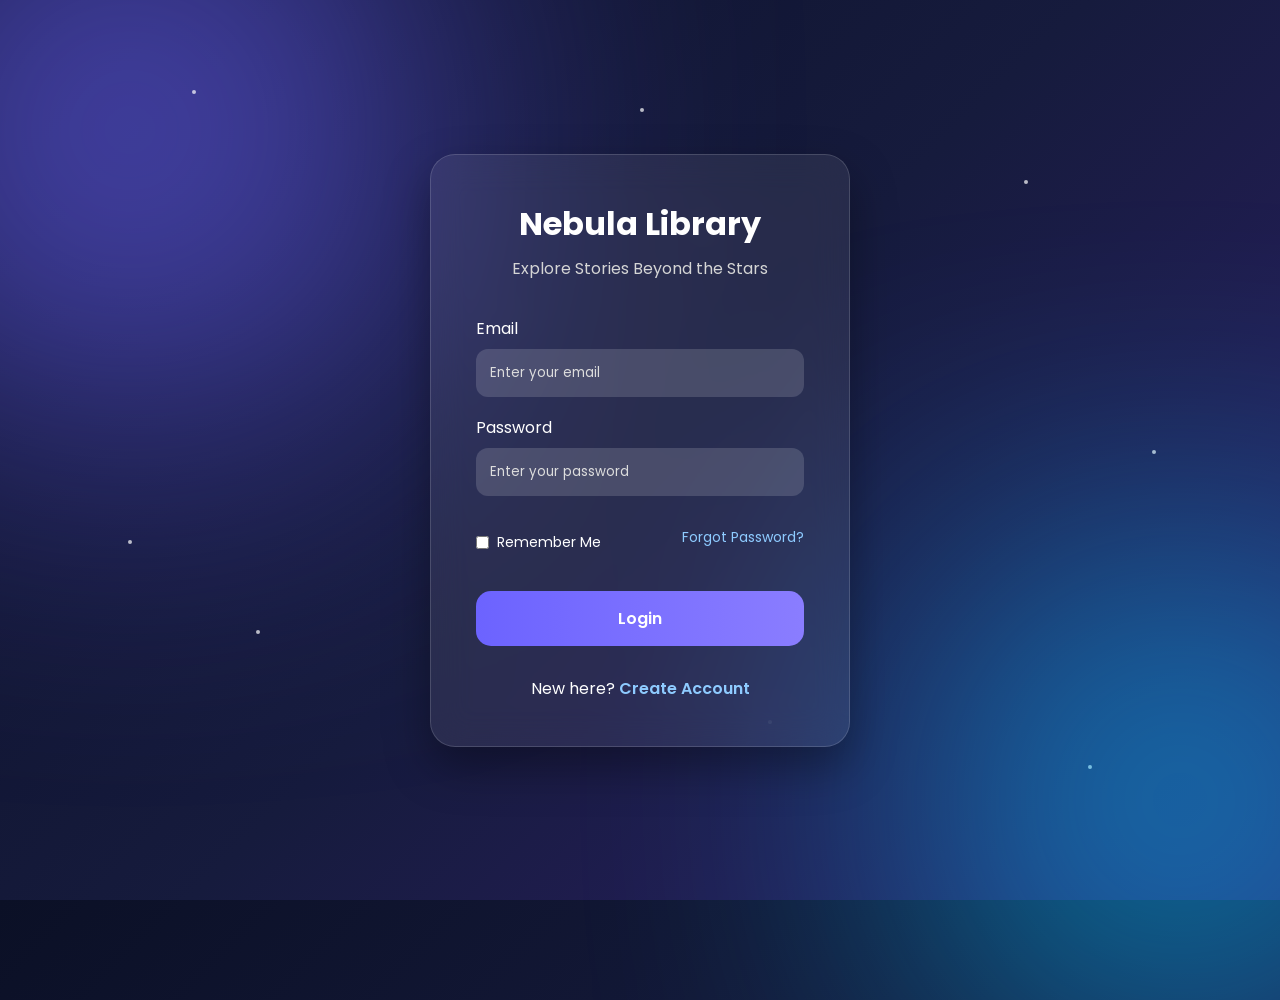
<file: index.html>
<!DOCTYPE html>
<html lang="en">
<head>

    <meta charset="UTF-8">
    <meta name="viewport" content="width=device-width, initial-scale=1.0">

    <title>Nebula Library</title>

    <link rel="preconnect" href="https://fonts.googleapis.com">
    <link rel="preconnect" href="https://fonts.gstatic.com" crossorigin>

    <link href="https://fonts.googleapis.com/css2?family=Poppins:wght@300;400;500;600;700&display=swap" rel="stylesheet">

    <link rel="stylesheet" href="css/style.css">

</head>

<body>

<div class="stars">
    <span></span>
    <span></span>
    <span></span>
    <span></span>
    <span></span>
    <span></span>
    <span></span>
    <span></span>
    <span></span>
    <span></span>
</div>

<div class="background">

    <div class="login-card">

        <h1>Nebula Library</h1>

        <p class="subtitle">
            Explore Stories Beyond the Stars
        </p>

        <form>

            <label>Email</label>

            <input
            id="loginEmail"
            type="email"
            placeholder="Enter your email">

            <label>Password</label>

            <input
            id="loginPassword"
            type="password"
            placeholder="Enter your password">

            <div class="options">

                <label class="remember">

                    <input type="checkbox">

                    Remember Me

                </label>

                <a href="#">Forgot Password?</a>

            </div>

            <button
            type="button"
            onclick="loginUser()">

            Login

            </button>

        </form>

        <p class="bottom-text">

            New here?

            <a href="register.html">

                Create Account

            </a>

        </p>

    </div>

</div>

<script src="js/script.js"></script>

</body>
</html>
</file>
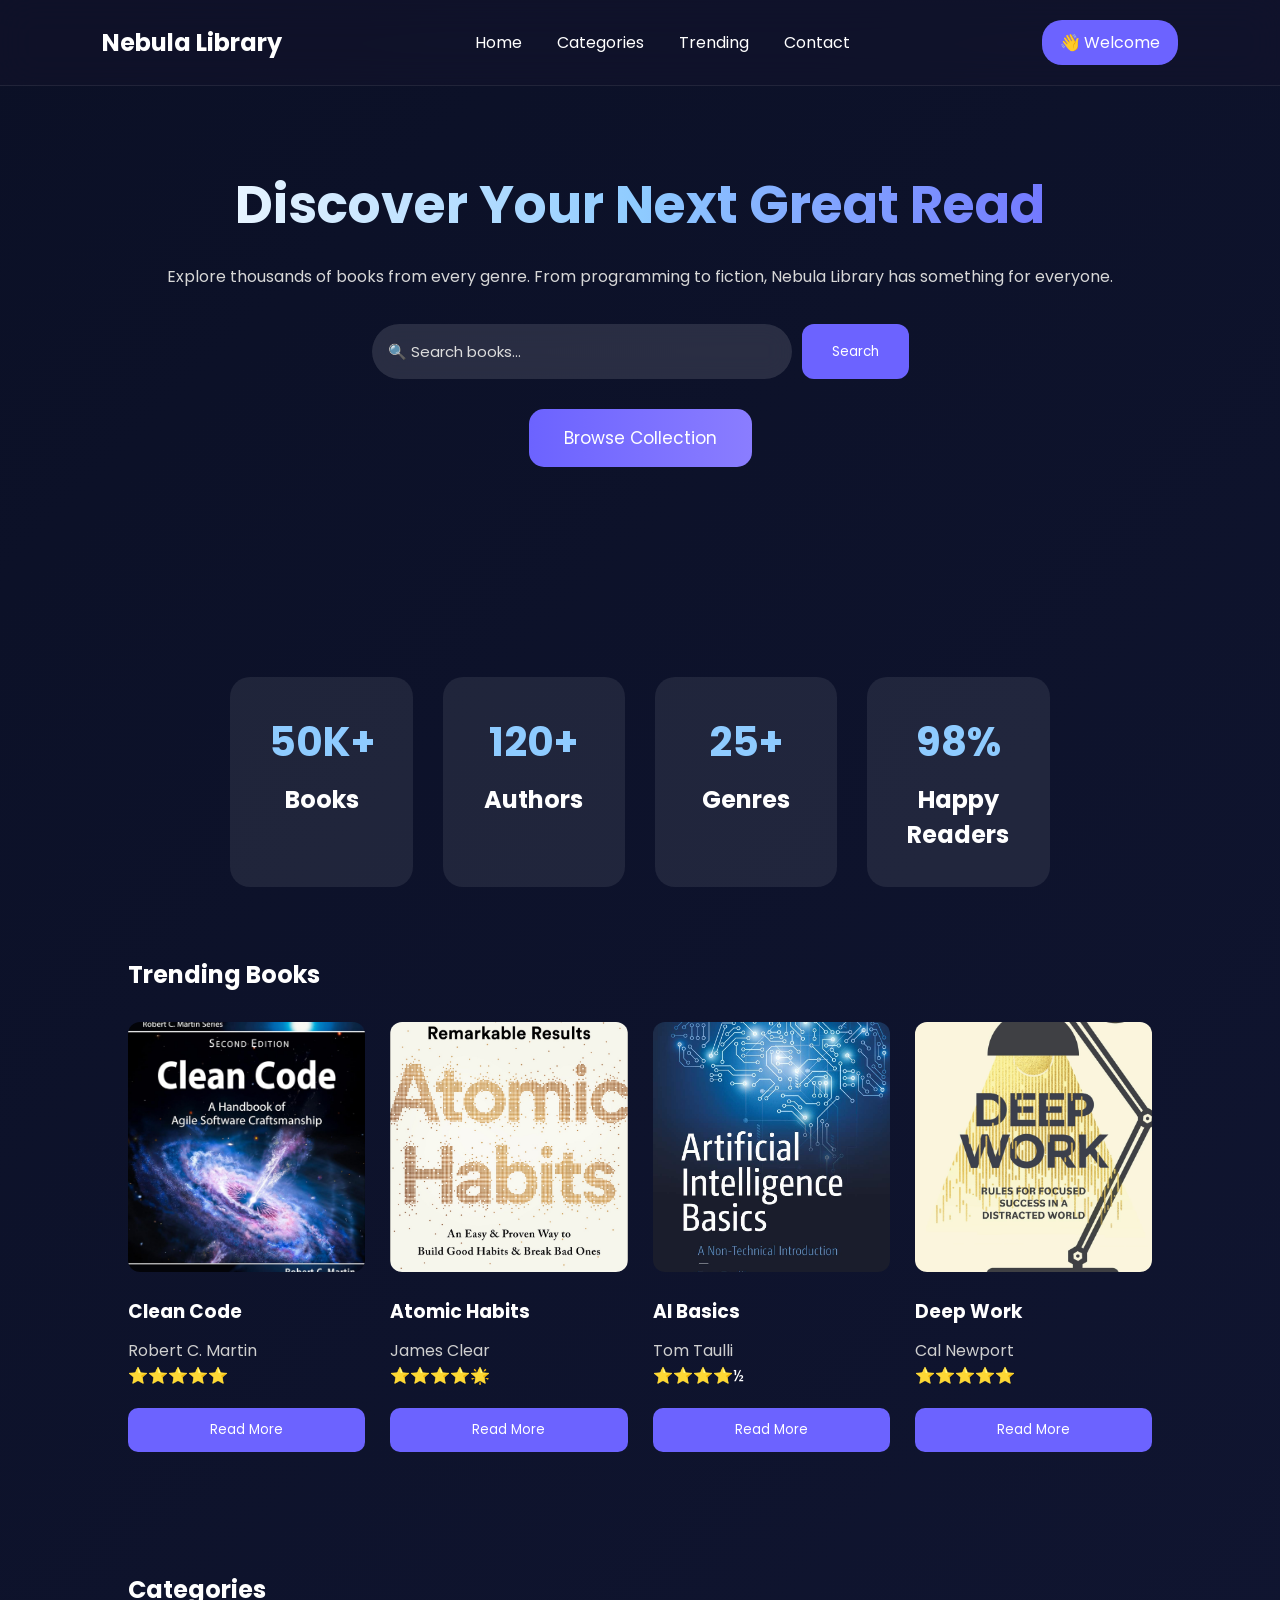
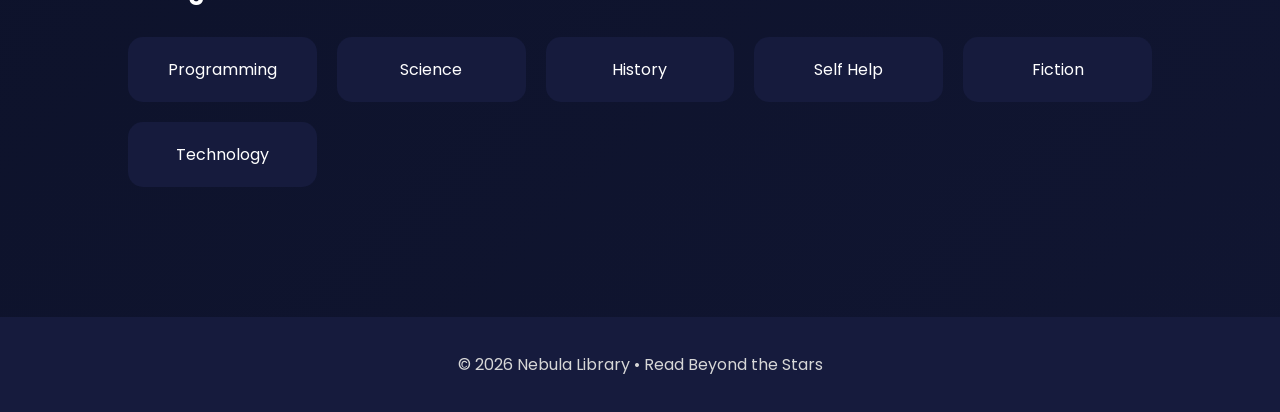
<file: home.html>
<!DOCTYPE html>
<html lang="en">
<head>

<meta charset="UTF-8">
<meta name="viewport" content="width=device-width, initial-scale=1.0">

<title>Nebula Library</title>

<link rel="preconnect" href="https://fonts.googleapis.com">
<link rel="preconnect" href="https://fonts.gstatic.com" crossorigin>

<link href="https://fonts.googleapis.com/css2?family=Poppins:wght@300;400;500;600;700&display=swap" rel="stylesheet">

<link rel="stylesheet" href="css/home.css">

</head>

<body>

<nav>

<div class="logo">
Nebula Library
</div>

<ul>

<li><a href="#">Home</a></li>

<li><a href="#">Categories</a></li>

<li><a href="#">Trending</a></li>

<li><a href="#">Contact</a></li>

</ul>

<div class="profile">

👋 Welcome

</div>

</nav>

<section class="hero">

    <h1>Discover Your Next Great Read</h1>

    <p>
        Explore thousands of books from every genre.
        From programming to fiction,
        Nebula Library has something for everyone.
    </p>

    <div class="search-box">

        <input
            type="text"
            placeholder="🔍 Search books...">

        <button>Search</button>

    </div>

    <button class="hero-btn">
        Browse Collection
    </button>

</section>

<section class="books">

<h2>

<section class="stats">

    <div class="stat">
        <h2>50K+</h2>
        <p>Books</p>
    </div>

    <div class="stat">
        <h2>120+</h2>
        <p>Authors</p>
    </div>

    <div class="stat">
        <h2>25+</h2>
        <p>Genres</p>
    </div>

    <div class="stat">
        <h2>98%</h2>
        <p>Happy Readers</p>
    </div>

</section>

Trending Books

</h2>

<div class="book-grid">

<div class="card">

    <img src="images/books/clean-code.jpg" alt="Clean Code">

    <h3>Clean Code</h3>

    <p>Robert C. Martin</p>

    <div class="rating">⭐⭐⭐⭐⭐</div>

    <button class="read-btn">Read More</button>

</div>

<div class="card">

    <img src="images/books/atomic-habits.jpg" alt="Clean Code">

    <h3>Atomic Habits</h3>

    <p>James Clear</p>

    <div class="rating">⭐⭐⭐⭐🌟</div>

    <button class="read-btn">Read More</button>

</div>

<div class="card">

    <img src="images/books/ai-basics.jpg" alt="Clean Code">

    <h3>AI Basics</h3>

    <p>Tom Taulli</p>

    <div class="rating">⭐⭐⭐⭐½</div>

    <button class="read-btn">Read More</button>

</div>

<div class="card">

    <img src="images/books/deep-work.jpg" alt="Clean Code">

    <h3>Deep Work</h3>

    <p>Cal Newport</p>

    <div class="rating">⭐⭐⭐⭐⭐</div>

    <button class="read-btn">Read More</button>

</div>

</div>

</section>

<section class="categories">

<h2>

Categories

</h2>

<div class="category-grid">

<div>Programming</div>

<div>Science</div>

<div>History</div>

<div>Self Help</div>

<div>Fiction</div>

<div>Technology</div>

</div>

</section>

<footer>

© 2026 Nebula Library • Read Beyond the Stars

</footer>

</body>
</html>
</file>
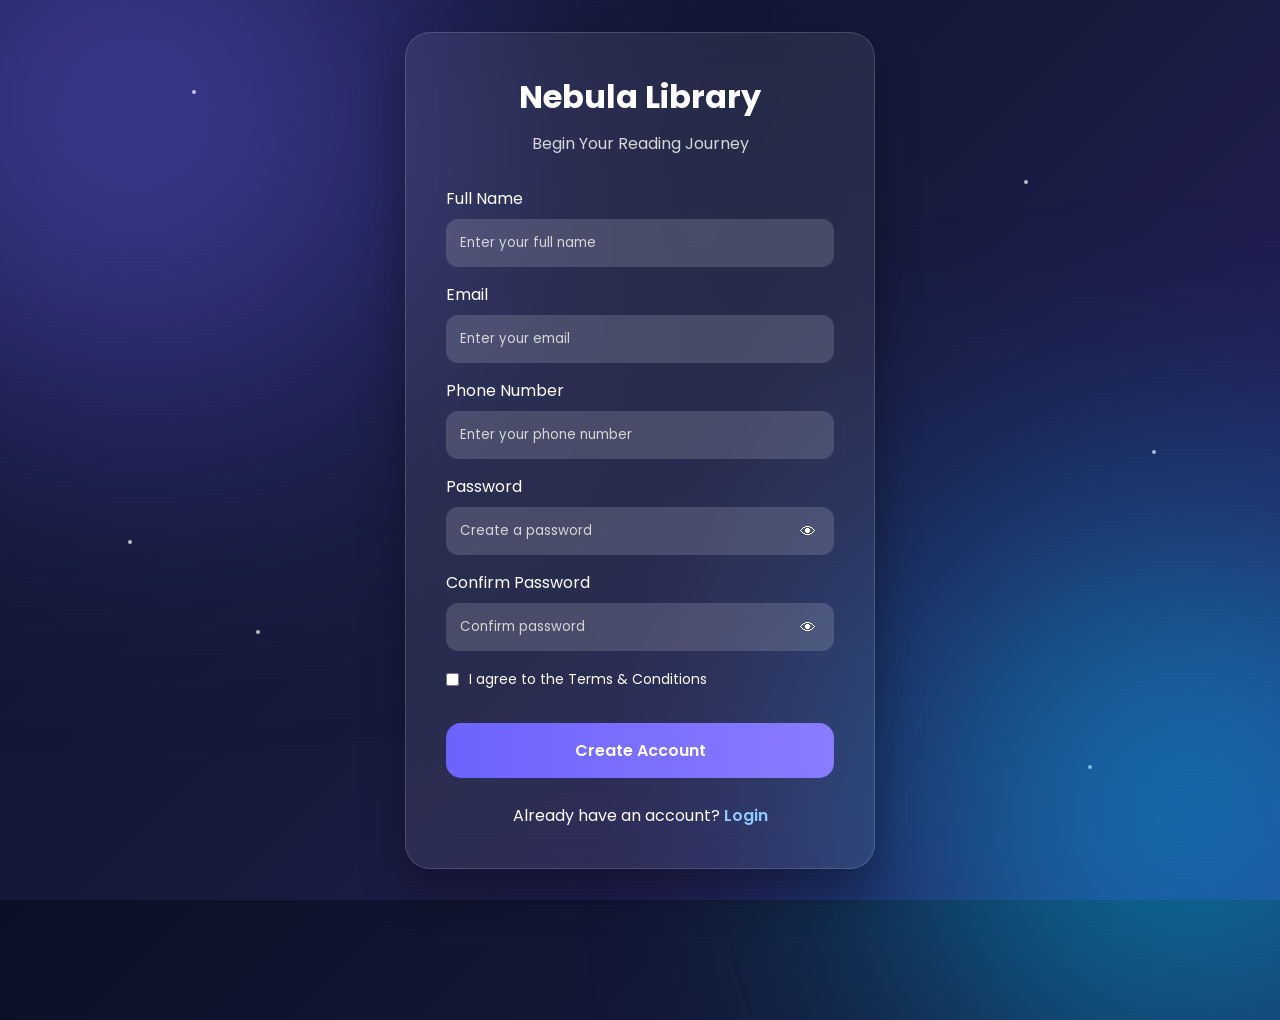
<file: register.html>
<!DOCTYPE html>
<html lang="en">
<head>

    <meta charset="UTF-8">
    <meta name="viewport" content="width=device-width, initial-scale=1.0">

    <title>Create Account | Nebula Library</title>

    <link rel="preconnect" href="https://fonts.googleapis.com">
    <link rel="preconnect" href="https://fonts.gstatic.com" crossorigin>

    <link href="https://fonts.googleapis.com/css2?family=Poppins:wght@300;400;500;600;700&display=swap" rel="stylesheet">

    <link rel="stylesheet" href="css/register.css">

</head>

<body>

<div class="stars">
    <span></span>
    <span></span>
    <span></span>
    <span></span>
    <span></span>
    <span></span>
    <span></span>
    <span></span>
    <span></span>
    <span></span>
</div>

<div class="background">

<div class="register-card">

<h1>Nebula Library</h1>

<p class="subtitle">
Begin Your Reading Journey
</p>

<form>

<label>Full Name</label>
<input
id="fullName"
type="text"
placeholder="Enter your full name">

<label>Email</label>
<input
id="registerEmail"
type="email"
placeholder="Enter your email">

<label>Phone Number</label>
<input
id="phone"
type="tel"
placeholder="Enter your phone number">

<label>Password</label>

<div class="password-box">

<input
id="password"
type="password"
placeholder="Create a password">

<span class="toggle"
onclick="togglePassword('password', this)">
👁
</span>

</div>

<label>Confirm Password</label>

<div class="password-box">

<input
id="confirmPassword"
type="password"
placeholder="Confirm password">

<span class="toggle"
onclick="togglePassword('confirmPassword', this)">
👁
</span>

</div>

<label class="terms">

<input
id="terms"
type="checkbox"
required>

I agree to the Terms & Conditions

</label>

<button
type="button"
onclick="registerUser()">

Create Account

</button>

</form>

<p class="bottom-text">

Already have an account?

<a href="index.html">

Login

</a>

</p>

</div>

</div>

<script src="js/script.js"></script>

</body>
</html>
</file>
<file: css/style.css>
*{
    margin:0;
    padding:0;
    box-sizing:border-box;
    font-family:'Poppins',sans-serif;
}

body{

    min-height:100vh;

    background:linear-gradient(135deg,#0b1026,#161b3d,#2d1f68);

    display:flex;

    justify-content:center;

    align-items:center;

    overflow:hidden;
}

/* Background glow */

body::before{

    content:"";

    position:absolute;

    width:500px;

    height:500px;

    background:#6c63ff;

    border-radius:50%;

    filter:blur(170px);

    left:-120px;

    top:-120px;

}

body::after{

    content:"";

    position:absolute;

    width:400px;

    height:400px;

    background:#00c2ff;

    border-radius:50%;

    filter:blur(160px);

    right:-100px;

    bottom:-100px;

}

.background{

    width:100%;

    display:flex;

    justify-content:center;

    align-items:center;

    z-index:2;

}

.login-card{

    width:420px;

    background:rgba(255,255,255,.08);

    backdrop-filter:blur(18px);

    border:1px solid rgba(255,255,255,.15);

    border-radius:25px;

    padding:45px;

    color:white;

    box-shadow:0 20px 45px rgba(0,0,0,.35);

    animation: floatCard 6s ease-in-out infinite;

}

.login-card h1{

    text-align:center;

    margin-bottom:8px;

}

.subtitle{

    text-align:center;

    color:#d5d5d5;

    margin-bottom:35px;

}

label{

    display:block;

    margin-top:18px;

    margin-bottom:8px;

}

input{

    width:100%;

    padding:14px;

    border:none;

    border-radius:12px;

    outline:none;

    background:rgba(255,255,255,.15);

    color:white;

}

input::placeholder{

    color:#ddd;

}

.options{

    margin-top:18px;

    display:flex;

    justify-content:space-between;

    align-items:center;

    font-size:14px;

}

.options a{

    color:#8ecbff;

    text-decoration:none;

}

.remember{

    display:flex;

    align-items:center;

    gap:8px;
}

/* Fix checkbox size */
.remember input{
    width:auto;
    margin:0;
}

button{

    width:100%;

    margin-top:30px;

    padding:15px;

    border:none;

    border-radius:15px;

    cursor:pointer;

    background:linear-gradient(90deg,#6c63ff,#8a7dff);

    color:white;

    font-size:16px;

    font-weight:600;

    transition:.3s;

}

button:hover{

    transform:translateY(-2px);

    box-shadow:0 10px 25px rgba(108,99,255,.45);

}

.bottom-text{

    margin-top:30px;

    text-align:center;

}

.bottom-text a{

    color:#8ecbff;

    text-decoration:none;

    font-weight:600;

}

@keyframes floatCard {

    0% {
        transform: translateY(0px);
    }

    50% {
        transform: translateY(-8px);
    }

    100% {
        transform: translateY(0px);
    }

}

@keyframes floatCard {

    0% {
        transform: translateY(0px);
    }

    50% {
        transform: translateY(-8px);
    }

    100% {
        transform: translateY(0px);
    }

}

/* ---------- Animated Stars ---------- */

.stars{
    position:fixed;
    top:0;
    left:0;
    width:100%;
    height:100%;
    pointer-events:none;
    overflow:hidden;
}

.stars span{

    position:absolute;

    width:4px;

    height:4px;

    background:white;

    border-radius:50%;

    opacity:.7;

    animation:twinkle 4s infinite alternate;

}

.stars span:nth-child(1){top:10%;left:15%;}
.stars span:nth-child(2){top:20%;left:80%;}
.stars span:nth-child(3){top:35%;left:40%;}
.stars span:nth-child(4){top:50%;left:90%;}
.stars span:nth-child(5){top:70%;left:20%;}
.stars span:nth-child(6){top:80%;left:60%;}
.stars span:nth-child(7){top:25%;left:55%;}
.stars span:nth-child(8){top:60%;left:10%;}
.stars span:nth-child(9){top:85%;left:85%;}
.stars span:nth-child(10){top:12%;left:50%;}

@keyframes twinkle{

    from{

        opacity:.2;
        transform:scale(.8);

    }

    to{

        opacity:1;
        transform:scale(1.5);

    }

}

body{

    animation:pageFade .8s ease;

}

@keyframes pageFade{

    from{

        opacity:0;

    }

    to{

        opacity:1;

    }

}

@media(max-width:768px){

nav{

flex-direction:column;

gap:15px;

}

.hero h1{

font-size:35px;

}

.search-box{

flex-direction:column;

align-items:center;

}

.search-box input{

width:90%;

}

.book-grid{

grid-template-columns:1fr;

}

.category-grid{

grid-template-columns:1fr;

}

.login-card,
.register-card{

width:90%;

padding:30px;

}

}
</file>
<file: css/home.css>
*{
margin:0;
padding:0;
box-sizing:border-box;
font-family:'Poppins',sans-serif;
}

body{

background:#0b1026;

color:white;

}

nav{

position:sticky;

top:0;

display:flex;

justify-content:space-between;

align-items:center;

padding:20px 8%;

background:rgba(20,20,45,.45);

backdrop-filter:blur(18px);

border-bottom:1px solid rgba(255,255,255,.08);

z-index:1000;

}

.logo{

font-size:24px;

font-weight:700;

}

nav ul{

display:flex;

list-style:none;

gap:35px;

}

nav a{

color:white;

text-decoration:none;

transition:.3s;

}

nav a:hover{

color:#8ecbff;

}

.profile{

background:#6c63ff;

padding:10px 18px;

border-radius:20px;

}

.hero{

padding:80px 10%;

text-align:center;

}

.hero h1{

font-size:52px;

margin-bottom:20px;

background:linear-gradient(90deg,#ffffff,#8ecbff,#6c63ff);

-webkit-background-clip:text;

-webkit-text-fill-color:transparent;

}

.hero p{

color:#d7d7d7;

margin-bottom:35px;

}

.search-box{

display:flex;

justify-content:center;

gap:10px;

}

.search-box input{

width:420px;

padding:16px;

border:none;

outline:none;

border-radius:50px;

background:rgba(255,255,255,.12);

backdrop-filter:blur(12px);

color:white;

font-size:15px;

}

.search-box input::placeholder{

color:#ddd;

}

.search-box button{

padding:15px 30px;

border:none;

border-radius:12px;

cursor:pointer;

background:#6c63ff;

color:white;

transition:.3s;

}

.search-box button:hover{

background:#8a7dff;

}

.books{

padding:60px 10%;

}

.book-grid{

display:grid;

grid-template-columns:repeat(auto-fit,minmax(220px,1fr));

gap:25px;

margin-top:30px;

}

.card:nth-child(1){
    animation-delay:0s;
}

.card:nth-child(2){
    animation-delay:0.5s;
}

.card:nth-child(3){
    animation-delay:1s;
}

.card:nth-child(4){
    animation-delay:1.5s;
}

.card img{

    width:100%;

    height:250px;

    object-fit:cover;

    border-radius:12px;

    margin-bottom:18px;

}

.card:hover{

transform:translateY(-12px) scale(1.03);

box-shadow:

0 20px 50px rgba(108,99,255,.35),

0 0 30px rgba(142,203,255,.25);

}

.card p{

margin-top:12px;

color:#cfcfcf;

}

.categories{

padding:60px 10%;

}

.category-grid{

display:grid;

grid-template-columns:repeat(auto-fit,minmax(170px,1fr));

gap:20px;

margin-top:30px;

}

.category-grid div{

background:#161b3d;

padding:20px;

border-radius:15px;

text-align:center;

transition:.3s;

}

.category-grid div:hover{

background:#6c63ff;

}

footer{

padding:35px;

text-align:center;

background:#161b3d;

margin-top:70px;

color:#d7d7d7;

}

.hero-btn{

margin-top:30px;

padding:16px 35px;

border:none;

border-radius:15px;

background:linear-gradient(90deg,#6c63ff,#8a7dff);

color:white;

font-size:17px;

cursor:pointer;

transition:.3s;

}

.hero-btn:hover{

transform:translateY(-4px);

box-shadow:0 15px 35px rgba(108,99,255,.4);

}

.book-cover{

font-size:70px;

text-align:center;

margin-bottom:20px;

}

.read-btn{

margin-top:20px;

width:100%;

padding:12px;

border:none;

border-radius:10px;

background:#6c63ff;

color:white;

cursor:pointer;

transition:.3s;

}

.read-btn:hover{

background:#8a7dff;

}

.stats{

display:grid;

grid-template-columns:repeat(auto-fit,minmax(180px,1fr));

gap:30px;

padding:70px 10%;

text-align:center;

}

.stat{

background:rgba(255,255,255,.08);

padding:35px;

border-radius:20px;

transition:.3s;

}

.stat:hover{

transform:translateY(-8px);

}

.stat h2{

font-size:40px;

color:#8ecbff;

margin-bottom:10px;

}

body{

background:linear-gradient(135deg,#0b1026,#161b3d,#2d1f68);

background-size:400% 400%;

animation:gradientMove 12s ease infinite;

}

@keyframes gradientMove{

0%{
background-position:0% 50%;
}

50%{
background-position:100% 50%;
}

100%{
background-position:0% 50%;
}
}

@keyframes floatCard {

    0% {
        transform: translateY(0px);
    }

    50% {
        transform: translateY(-8px);
    }

    100% {
        transform: translateY(0px);
    }

}

/* ---------- Animated Stars ---------- */

.stars{
    position:fixed;
    top:0;
    left:0;
    width:100%;
    height:100%;
    pointer-events:none;
    overflow:hidden;
}

.stars span{

    position:absolute;

    width:4px;

    height:4px;

    background:white;

    border-radius:50%;

    opacity:.7;

    animation:twinkle 4s infinite alternate;

}

.stars span:nth-child(1){top:10%;left:15%;}
.stars span:nth-child(2){top:20%;left:80%;}
.stars span:nth-child(3){top:35%;left:40%;}
.stars span:nth-child(4){top:50%;left:90%;}
.stars span:nth-child(5){top:70%;left:20%;}
.stars span:nth-child(6){top:80%;left:60%;}
.stars span:nth-child(7){top:25%;left:55%;}
.stars span:nth-child(8){top:60%;left:10%;}
.stars span:nth-child(9){top:85%;left:85%;}
.stars span:nth-child(10){top:12%;left:50%;}

@keyframes twinkle{

    from{

        opacity:.2;
        transform:scale(.8);

    }

    to{

        opacity:1;
        transform:scale(1.5);

    }

}

body{

    animation:pageFade .8s ease;

}

@keyframes pageFade{

    from{

        opacity:0;

    }

    to{

        opacity:1;

    }

}

@media(max-width:768px){

nav{

flex-direction:column;

gap:15px;

}

.hero h1{

font-size:35px;

}

.search-box{

flex-direction:column;

align-items:center;

}

.search-box input{

width:90%;

}

.book-grid{

grid-template-columns:1fr;

}

.category-grid{

grid-template-columns:1fr;

}

.login-card,
.register-card{

width:90%;

padding:30px;

}

}
</file>
<file: css/register.css>
*{
margin:0;
padding:0;
box-sizing:border-box;
font-family:'Poppins',sans-serif;
}

body{

min-height:100vh;

background:linear-gradient(135deg,#0b1026,#161b3d,#2d1f68);

display:flex;

justify-content:center;

align-items:center;

overflow:hidden;

}

body::before{

content:"";

position:absolute;

width:450px;

height:450px;

background:#6c63ff;

border-radius:50%;

filter:blur(170px);

left:-100px;

top:-120px;

}

body::after{

content:"";

position:absolute;

width:420px;

height:420px;

background:#00c2ff;

border-radius:50%;

filter:blur(160px);

right:-120px;

bottom:-120px;

}

.background{

width:100%;

display:flex;

justify-content:center;

align-items:center;

z-index:2;

}

.register-card{

width:470px;

background:rgba(255,255,255,.08);

backdrop-filter:blur(18px);

border:1px solid rgba(255,255,255,.15);

border-radius:25px;

padding:40px;

color:white;

box-shadow:0 20px 45px rgba(0,0,0,.35);

animation: floatCard 6s ease-in-out infinite;

}

h1{

text-align:center;

margin-bottom:10px;

}

.subtitle{

text-align:center;

margin-bottom:30px;

color:#d7d7d7;

}

label{

display:block;

margin-top:15px;

margin-bottom:8px;

}

input[type=text],
input[type=email],
input[type=tel],
input[type=password]{

width:100%;

padding:14px;

border:none;

outline:none;

border-radius:12px;

background:rgba(255,255,255,.15);

color:white;

}

input::placeholder{

color:#d7d7d7;

}

.password-box{

position:relative;

}

.toggle{

position:absolute;

right:18px;

top:50%;

transform:translateY(-50%);

cursor:pointer;

user-select:none;

}

.terms{

display:flex;

align-items:center;

gap:10px;

margin-top:18px;

font-size:14px;

}

.terms input{

width:auto;

}

button{

width:100%;

margin-top:25px;

padding:15px;

border:none;

border-radius:15px;

cursor:pointer;

background:linear-gradient(90deg,#6c63ff,#897cff);

color:white;

font-size:16px;

font-weight:600;

transition:.3s;

}

button:hover{

transform:translateY(-3px);

box-shadow:0 12px 30px rgba(108,99,255,.45);

}

.bottom-text{

margin-top:25px;

text-align:center;

}

.bottom-text a{

text-decoration:none;

color:#8ecbff;

font-weight:600;

}

@keyframes floatCard {

    0% {
        transform: translateY(0px);
    }

    50% {
        transform: translateY(-8px);
    }

    100% {
        transform: translateY(0px);
    }

}

@keyframes floatCard {

    0% {
        transform: translateY(0px);
    }

    50% {
        transform: translateY(-8px);
    }

    100% {
        transform: translateY(0px);
    }

}

/* ---------- Animated Stars ---------- */

.stars{
    position:fixed;
    top:0;
    left:0;
    width:100%;
    height:100%;
    pointer-events:none;
    overflow:hidden;
}

.stars span{

    position:absolute;

    width:4px;

    height:4px;

    background:white;

    border-radius:50%;

    opacity:.7;

    animation:twinkle 4s infinite alternate;

}

.stars span:nth-child(1){top:10%;left:15%;}
.stars span:nth-child(2){top:20%;left:80%;}
.stars span:nth-child(3){top:35%;left:40%;}
.stars span:nth-child(4){top:50%;left:90%;}
.stars span:nth-child(5){top:70%;left:20%;}
.stars span:nth-child(6){top:80%;left:60%;}
.stars span:nth-child(7){top:25%;left:55%;}
.stars span:nth-child(8){top:60%;left:10%;}
.stars span:nth-child(9){top:85%;left:85%;}
.stars span:nth-child(10){top:12%;left:50%;}

@keyframes twinkle{

    from{

        opacity:.2;
        transform:scale(.8);

    }

    to{

        opacity:1;
        transform:scale(1.5);

    }

}

body{

    animation:pageFade .8s ease;

}

@keyframes pageFade{

    from{

        opacity:0;

    }

    to{

        opacity:1;

    }

}

@media(max-width:768px){

nav{

flex-direction:column;

gap:15px;

}

.hero h1{

font-size:35px;

}

.search-box{

flex-direction:column;

align-items:center;

}

.search-box input{

width:90%;

}

.book-grid{

grid-template-columns:1fr;

}

.category-grid{

grid-template-columns:1fr;

}

.login-card,
.register-card{

width:90%;

padding:30px;

}

}
</file>
